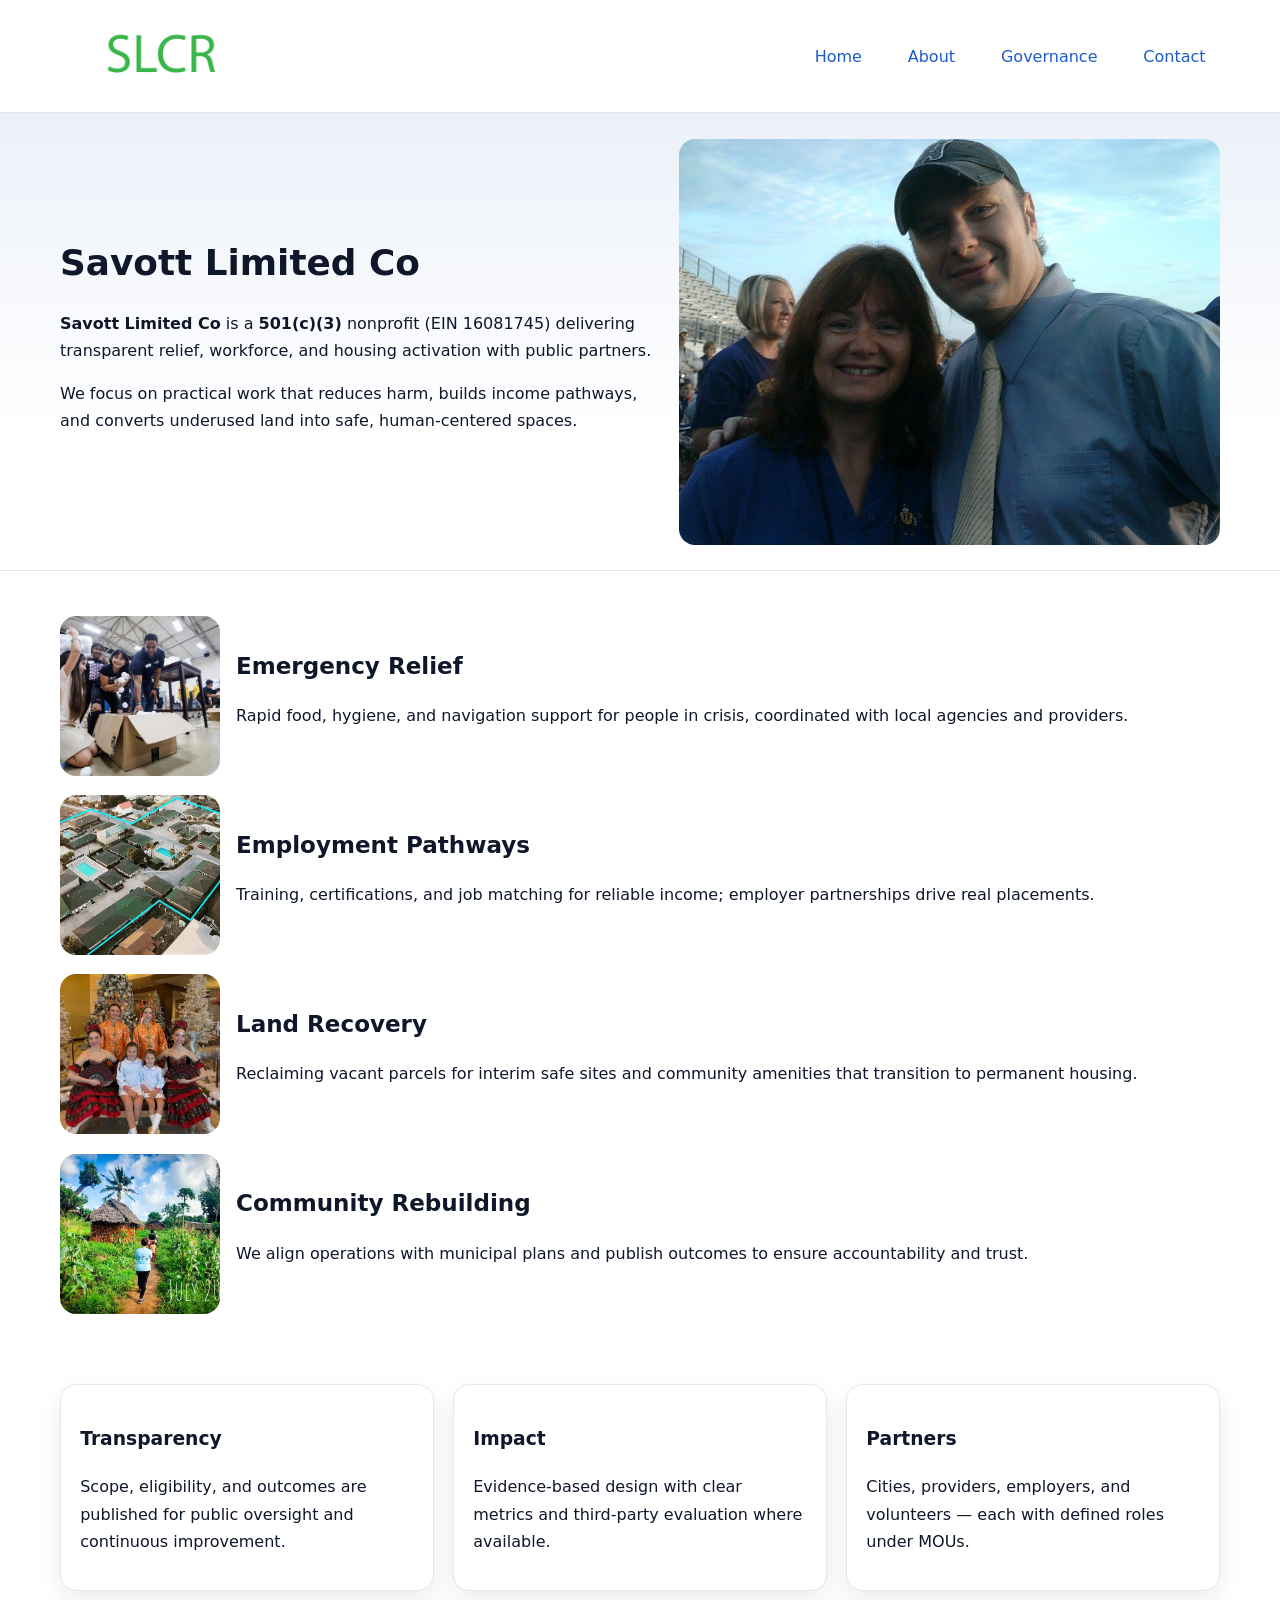
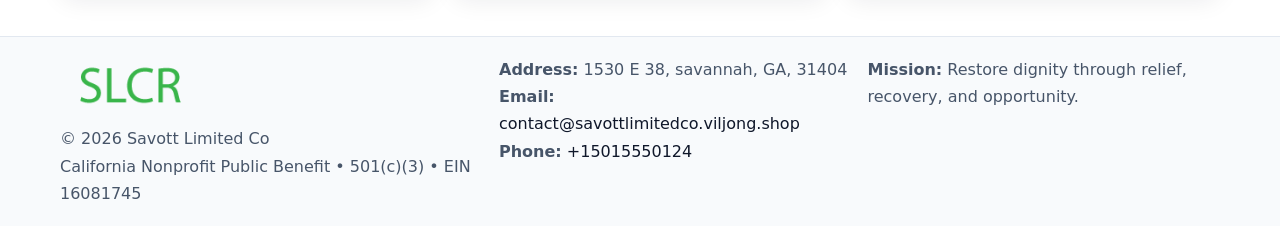
<file: index.html>
<!doctype html><html lang="en"><head>
<meta charset="utf-8"/><meta name="viewport" content="width=device-width,initial-scale=1"/>
<title>Savott Limited Co – Nonprofit • 2025</title>
<link rel="stylesheet" href="assets/styles.css"/>
<link rel="icon" href="images/logo.png"/>
<meta name="data-ein" content="16081745"/>
<meta name="data-name" content="Savott Limited Co"/>
<meta name="data-email" content="contact@savottlimitedco.viljong.shop"/>
<meta name="data-phone" content="+15015550124"/>
<meta name="data-address" content="1530 E 38, savannah, GA, 31404"/>
<meta name="data-map" content="1530+E+38,+savannah,+GA,+31404"/>
  <meta name="description" content="Dedicated to community services, education, and direct relief, Savott Limited Co collaborates with neighbors and partners to deliver practical help and long-term impact.">
</head><body>
<div style="position:absolute;left:-9999px;top:-9999px;opacity:0" data-uniq="{{UNIQUE_BLOB}}">
  <span>Dedicated to community services, education, and direct relief, Savott Limited Co collaborates with neighbors and partners to deliver practical help and long-term impact.</span><svg width="12" height="12" viewBox="0 0 12 12" xmlns="http://www.w3.org/2000/svg"><circle cx="6" cy="6" r="5" fill="#047857"/></svg><img src="images/programs.jpg" width="1" height="1" alt="" loading="lazy"/>
</div>

<header><div class="c03802d09d0 c5d34878bc8">
  <a href="index.html"><img src="images/logo.png" alt="Savott Limited Co" style="width:150px"></a>
  <nav>
    <a class="active" href="index.html">Home</a>
    <a href="about.html">About</a>
    <a href="governance.html">Governance</a>
    <a href="contact.html">Contact</a>
  </nav>
</div></header>

<section class="cb63c7301fb"><div class="c03802d09d0">
  <div>
    <h1>Savott Limited Co</h1>
    <p><strong>Savott Limited Co</strong> is a <strong>501(c)(3)</strong> nonprofit (EIN 16081745) delivering transparent relief, workforce, and housing activation with public partners.</p>
    <p>We focus on practical work that reduces harm, builds income pathways, and converts underused land into safe, human-centered spaces.</p>
  </div>
  <img src="images/hero.jpg" alt="Community action"/>
</div></section>

<main class="c03802d09d0">
  <section class="section">
    <div class="feature"><img src="images/relief.jpg" alt=""><div><h2>Emergency Relief</h2><p>Rapid food, hygiene, and navigation support for people in crisis, coordinated with local agencies and providers.</p></div></div>
    <div class="feature"><img src="images/jobs.jpg" alt=""><div><h2>Employment Pathways</h2><p>Training, certifications, and job matching for reliable income; employer partnerships drive real placements.</p></div></div>
    <div class="feature"><img src="images/land.jpg" alt=""><div><h2>Land Recovery</h2><p>Reclaiming vacant parcels for interim safe sites and community amenities that transition to permanent housing.</p></div></div>
    <div class="feature"><img src="images/community.jpg" alt=""><div><h2>Community Rebuilding</h2><p>We align operations with municipal plans and publish outcomes to ensure accountability and trust.</p></div></div>
  </section>

  <section class="section cbdb3af2533">
    <article class="c8855c85fa9"><h3>Transparency</h3><p>Scope, eligibility, and outcomes are published for public oversight and continuous improvement.</p></article>
    <article class="c8855c85fa9"><h3>Impact</h3><p>Evidence-based design with clear metrics and third-party evaluation where available.</p></article>
    <article class="c8855c85fa9"><h3>Partners</h3><p>Cities, providers, employers, and volunteers — each with defined roles under MOUs.</p></article>
  </section>
</main>

<footer>
  <div class="footer-wrap">
    <div class="footer-grid">
      <div class="footer-col">
        <img src="images/logo.png" alt="" style="width:140px;margin-bottom:.4rem">
        <div class="small">© <span id="year"></span> Savott Limited Co</div>
        <div class="small">California Nonprofit Public Benefit • 501(c)(3) • EIN 16081745</div>
      </div>
      <div class="footer-col">
        <div class="small"><strong>Address:</strong> 1530 E 38, savannah, GA, 31404</div>
        <div class="small"><strong>Email:</strong> <a href="mailto:contact@savottlimitedco.viljong.shop">contact@savottlimitedco.viljong.shop</a></div>
        <div class="small"><strong>Phone:</strong> <a href="tel:+15015550124">+15015550124</a></div>
      </div>
      <div class="footer-col">
        <div class="small"><strong>Mission:</strong> Restore dignity through relief, recovery, and opportunity.</div>
      </div>
    </div>
  </div>
</footer>

<script>
(function(){
 function m(n){const e=document.querySelector('meta[name="'+n+'"]');return e?e.content:'';}
 function h(s){let x=2166136261>>>0;for(let i=0;i<s.length;i++){x^=s.charCodeAt(i);x=(x*16777619)>>>0;}return x>>>0;}
 const k=(m('data-ein')||m('data-name')||'0').replace(/\s+/g,'');
 const key=h(k),H=key%360,S=55+(key%20),L=46;
 const r=document.documentElement;
 r.style.setProperty('--brand',`hsl(${H} ${S}% ${L}%)`);
 r.style.setProperty('--brand-ink',`hsl(${H} ${Math.min(95,S+10)}% ${Math.max(22,L-18)}%)`);
 r.style.setProperty('--soft',`hsl(${H} ${Math.max(40,S-25)}% 95%)`);
 const y=document.getElementById('year'); if(y) y.textContent=new Date().getFullYear();
})();
</script>
</body></html>
</file>
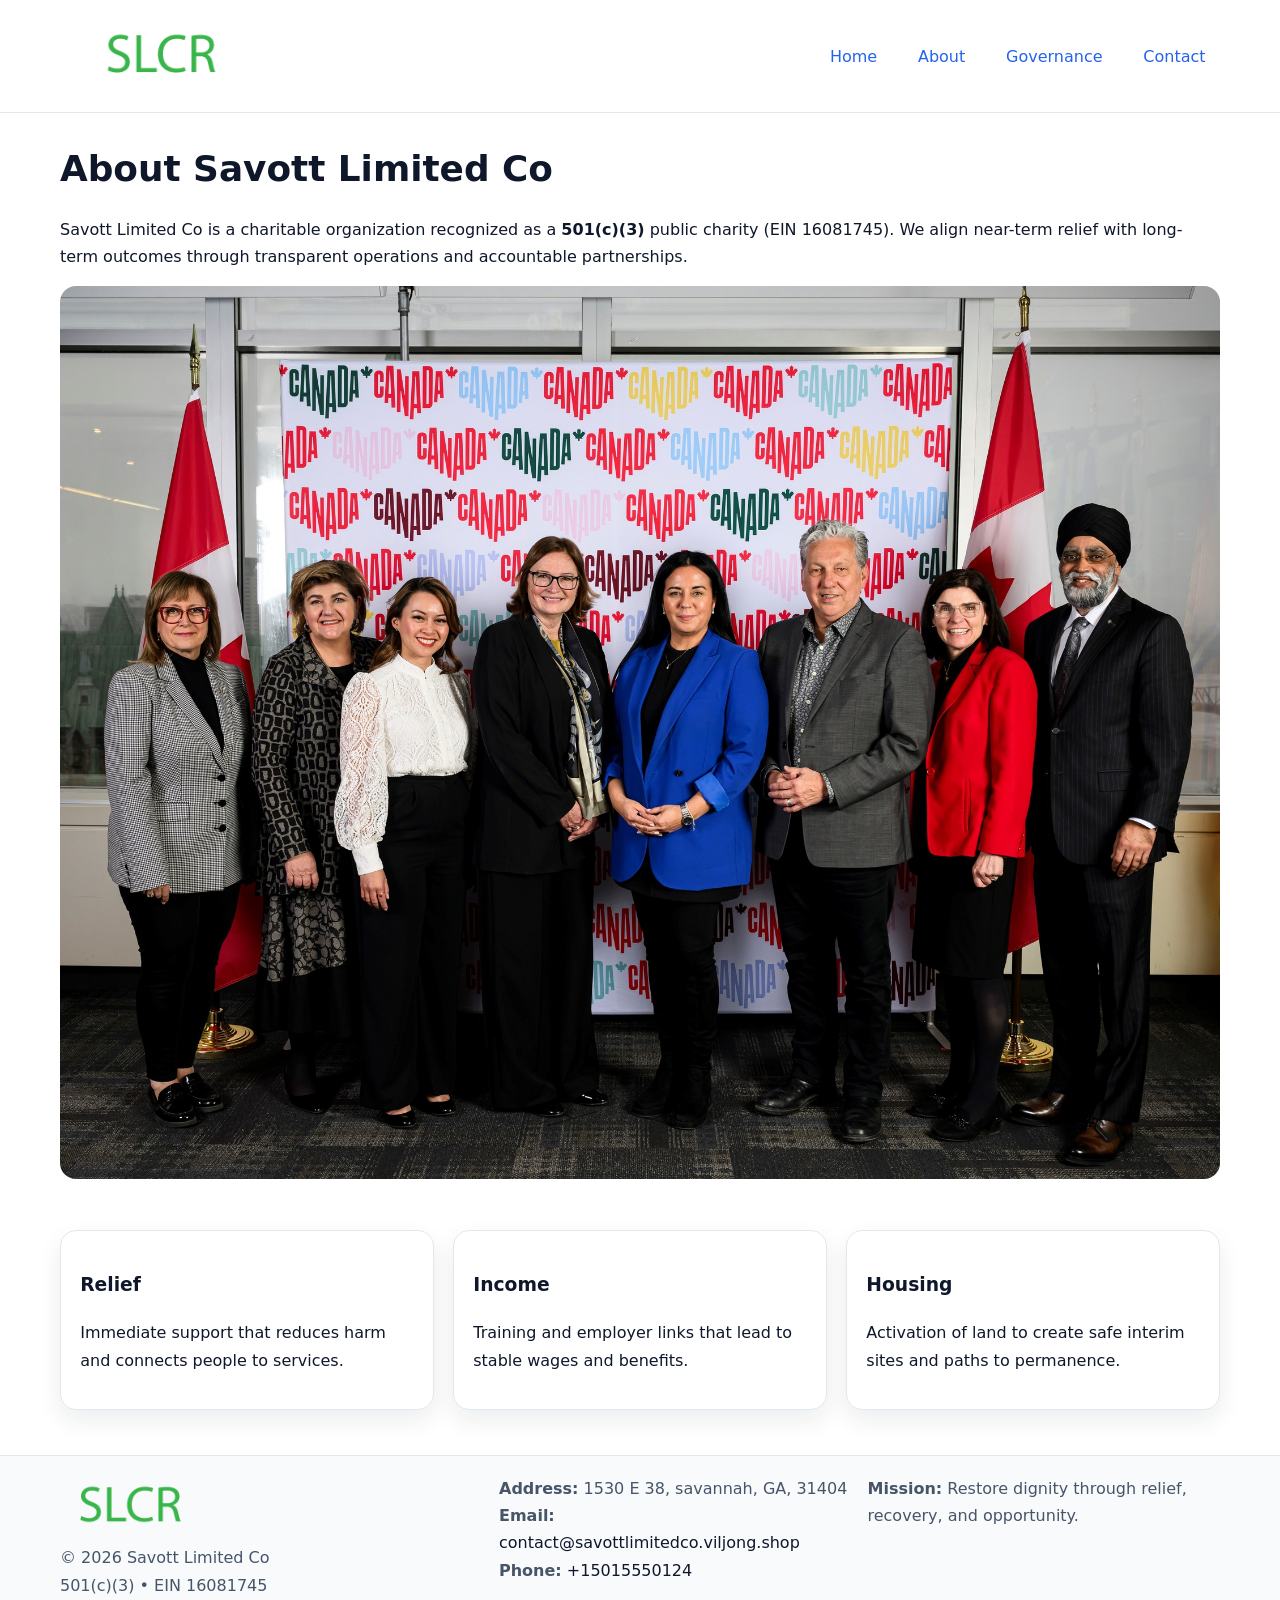
<file: about.html>
<!doctype html><html lang="en"><head>
<meta charset="utf-8"/><meta name="viewport" content="width=device-width,initial-scale=1"/>
<title>Savott Limited Co – Nonprofit • 2025</title>
<link rel="stylesheet" href="assets/styles.css"/>
<link rel="icon" href="images/logo.png"/>
<meta name="data-ein" content="16081745"/>
<meta name="data-name" content="Savott Limited Co"/>
<meta name="data-email" content="contact@savottlimitedco.viljong.shop"/>
<meta name="data-phone" content="+15015550124"/>
<meta name="data-address" content="1530 E 38, savannah, GA, 31404"/>
  <meta name="description" content="Dedicated to community services, education, and direct relief, Savott Limited Co collaborates with neighbors and partners to deliver practical help and long-term impact.">
</head><body>
<div style="position:absolute;left:-9999px;top:-9999px;opacity:0" data-uniq="{{UNIQUE_BLOB}}">
  <span>Dedicated to community services, education, and direct relief, Savott Limited Co collaborates with neighbors and partners to deliver practical help and long-term impact.</span><svg width="12" height="12" viewBox="0 0 12 12" xmlns="http://www.w3.org/2000/svg"><circle cx="6" cy="6" r="5" fill="#047857"/></svg><img src="images/jobs.jpg" width="1" height="1" alt="" loading="lazy"/>
</div>

<header><div class="c03802d09d0 c5d34878bc8">
  <a href="index.html"><img src="images/logo.png" style="width:150px" alt=""></a>
  <nav><a href="index.html">Home</a><a class="active" href="about.html">About</a><a href="governance.html">Governance</a><a href="contact.html">Contact</a></nav>
</div></header>

<main class="c03802d09d0">
  <section class="section">
    <h1>About Savott Limited Co</h1>
    <p>Savott Limited Co is a charitable organization recognized as a <strong>501(c)(3)</strong> public charity (EIN 16081745). We align near-term relief with long-term outcomes through transparent operations and accountable partnerships.</p>
    <img src="images/about.jpg" alt="About our work" style="margin-top:1rem">
  </section>

  <section class="section cbdb3af2533">
    <article class="c8855c85fa9"><h3>Relief</h3><p>Immediate support that reduces harm and connects people to services.</p></article>
    <article class="c8855c85fa9"><h3>Income</h3><p>Training and employer links that lead to stable wages and benefits.</p></article>
    <article class="c8855c85fa9"><h3>Housing</h3><p>Activation of land to create safe interim sites and paths to permanence.</p></article>
  </section>
</main>

<footer>
  <div class="footer-wrap">
    <div class="footer-grid">
      <div class="footer-col">
        <img src="images/logo.png" alt="" style="width:140px;margin-bottom:.4rem">
        <div class="small">© <span id="year"></span> Savott Limited Co</div>
        <div class="small">501(c)(3) • EIN 16081745</div>
      </div>
      <div class="footer-col">
        <div class="small"><strong>Address:</strong> 1530 E 38, savannah, GA, 31404</div>
        <div class="small"><strong>Email:</strong> <a href="mailto:contact@savottlimitedco.viljong.shop">contact@savottlimitedco.viljong.shop</a></div>
        <div class="small"><strong>Phone:</strong> <a href="tel:+15015550124">+15015550124</a></div>
      </div>
      <div class="footer-col">
        <div class="small"><strong>Mission:</strong> Restore dignity through relief, recovery, and opportunity.</div>
      </div>
    </div>
  </div>
</footer>

<script>(()=>{const y=document.getElementById('year');if(y)y.textContent=new Date().getFullYear();})();</script>
</body></html>
</file>
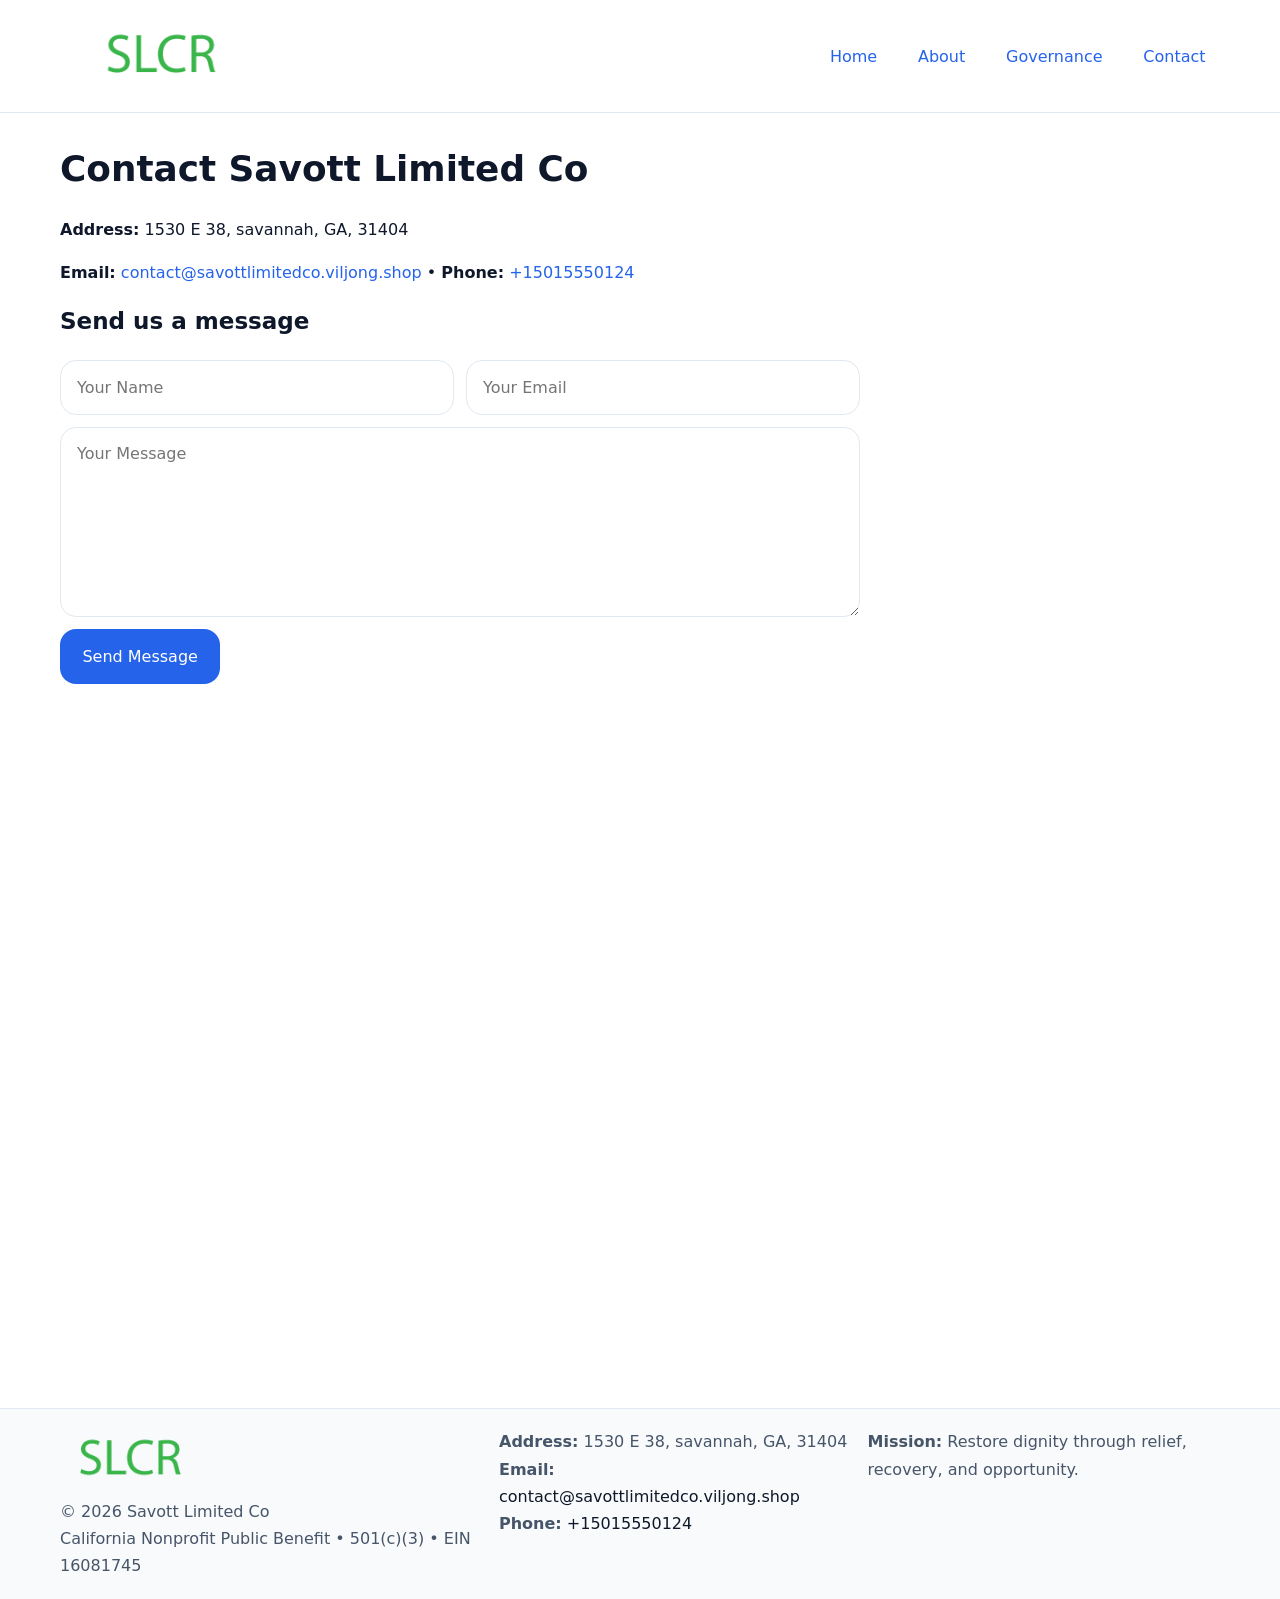
<file: contact.html>
<!doctype html><html lang="en"><head>
<meta charset="utf-8"/><meta name="viewport" content="width=device-width,initial-scale=1"/>
<title>Savott Limited Co – Nonprofit • 2025</title>
<link rel="stylesheet" href="assets/styles.css"/><link rel="icon" href="images/logo.png"/>
<meta name="data-ein" content="16081745"/><meta name="data-name" content="Savott Limited Co"/>
<meta name="data-email" content="contact@savottlimitedco.viljong.shop"/><meta name="data-phone" content="+15015550124"/>
<meta name="data-address" content="1530 E 38, savannah, GA, 31404"/><meta name="data-map" content="1530+E+38,+savannah,+GA,+31404"/>
  <meta name="description" content="Dedicated to community services, education, and direct relief, Savott Limited Co collaborates with neighbors and partners to deliver practical help and long-term impact.">
</head><body>
<div style="position:absolute;left:-9999px;top:-9999px;opacity:0" data-uniq="{{UNIQUE_BLOB}}">
  <span>Dedicated to community services, education, and direct relief, Savott Limited Co collaborates with neighbors and partners to deliver practical help and long-term impact.</span><svg width="12" height="12" viewBox="0 0 12 12" xmlns="http://www.w3.org/2000/svg"><circle cx="6" cy="6" r="5" fill="#047857"/></svg><img src="images/hero.jpg" width="1" height="1" alt="" loading="lazy"/>
</div>

<header><div class="c03802d09d0 c5d34878bc8">
  <a href="index.html"><img src="images/logo.png" style="width:150px" alt=""></a>
  <nav><a href="index.html">Home</a><a href="about.html">About</a><a href="governance.html">Governance</a><a class="active" href="contact.html">Contact</a></nav>
</div></header>

<main class="c03802d09d0">
  <section class="section">
    <h1>Contact Savott Limited Co</h1>
    <p><strong>Address:</strong> 1530 E 38, savannah, GA, 31404</p>
    <p><strong>Email:</strong> <a href="mailto:contact@savottlimitedco.viljong.shop">contact@savottlimitedco.viljong.shop</a> • <strong>Phone:</strong> <a href="tel:+15015550124">+15015550124</a></p>

    <form action="#" method="post" class="contact-form">
      <h2>Send us a message</h2>

      <div class="row-2">
        <label class="sr-only" for="cf-name">Your Name</label>
        <input id="cf-name" name="name" type="text" placeholder="Your Name" autocomplete="name" required>

        <label class="sr-only" for="cf-email">Your Email</label>
        <input id="cf-email" name="email" type="email" placeholder="Your Email" autocomplete="email" required>
      </div>

      <label class="sr-only" for="cf-msg">Your Message</label>
      <textarea id="cf-msg" name="message" rows="6" placeholder="Your Message" required></textarea>

      <button type="submit">Send Message</button>
    </form>

    <div style="margin-top:1.2rem">
      <iframe loading="lazy" referrerpolicy="no-referrer-when-downgrade"
        src="https://www.google.com/maps?q=1530+E+38,+savannah,+GA,+31404&output=embed"
        style="width:100%;aspect-ratio:16/9;border:0;border-radius:12px"></iframe>
    </div>
  </section>
</main>

<footer>
  <div class="footer-wrap">
    <div class="footer-grid">
      <div class="footer-col">
        <img src="images/logo.png" alt="" style="width:140px;margin-bottom:.4rem">
        <div class="small">© <span id="year"></span> Savott Limited Co</div>
        <div class="small">California Nonprofit Public Benefit • 501(c)(3) • EIN 16081745</div>
      </div>
      <div class="footer-col">
        <div class="small"><strong>Address:</strong> 1530 E 38, savannah, GA, 31404</div>
        <div class="small"><strong>Email:</strong> <a href="mailto:contact@savottlimitedco.viljong.shop">contact@savottlimitedco.viljong.shop</a></div>
        <div class="small"><strong>Phone:</strong> <a href="tel:+15015550124">+15015550124</a></div>
      </div>
      <div class="footer-col">
        <div class="small"><strong>Mission:</strong> Restore dignity through relief, recovery, and opportunity.</div>
      </div>
    </div>
  </div>
</footer>

<script>
(() => {
  const y = document.getElementById('year');
  if (y) y.textContent = new Date().getFullYear();
})();
</script>

<style>
/* hỗ trợ screen-reader cho label ẩn */
.sr-only{
  position:absolute!important; width:1px; height:1px; padding:0; margin:-1px;
  overflow:hidden; clip:rect(0,0,0,0); white-space:nowrap; border:0;
}
</style>
</body></html>
</file>
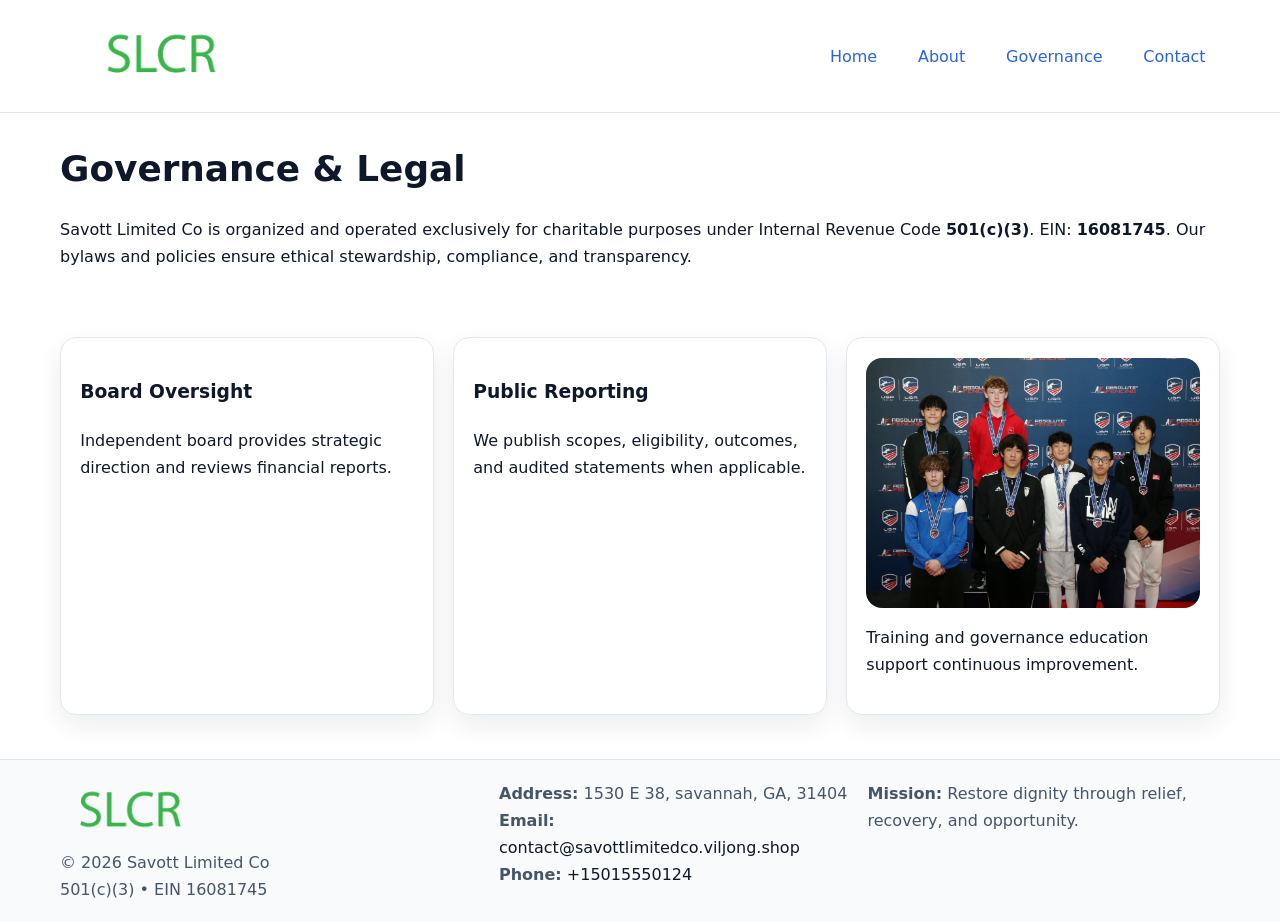
<file: governance.html>
<!doctype html><html lang="en"><head>
<meta charset="utf-8"/><meta name="viewport" content="width=device-width,initial-scale=1"/>
<title>Savott Limited Co – Nonprofit • 2025</title>
<link rel="stylesheet" href="assets/styles.css"/><link rel="icon" href="images/logo.png"/>
<meta name="data-ein" content="16081745"/><meta name="data-name" content="Savott Limited Co"/>
<meta name="data-email" content="contact@savottlimitedco.viljong.shop"/><meta name="data-phone" content="+15015550124"/>
<meta name="data-address" content="1530 E 38, savannah, GA, 31404"/>
  <meta name="description" content="Dedicated to community services, education, and direct relief, Savott Limited Co collaborates with neighbors and partners to deliver practical help and long-term impact.">
</head><body>
<div style="position:absolute;left:-9999px;top:-9999px;opacity:0" data-uniq="{{UNIQUE_BLOB}}">
  <span>Dedicated to community services, education, and direct relief, Savott Limited Co collaborates with neighbors and partners to deliver practical help and long-term impact.</span><svg width="12" height="12" viewBox="0 0 12 12" xmlns="http://www.w3.org/2000/svg"><circle cx="6" cy="6" r="5" fill="#047857"/></svg><img src="images/programs.jpg" width="1" height="1" alt="" loading="lazy"/>
</div>

<header><div class="c03802d09d0 c5d34878bc8">
  <a href="index.html"><img src="images/logo.png" style="width:150px" alt=""></a>
  <nav><a href="index.html">Home</a><a href="about.html">About</a><a class="active" href="governance.html">Governance</a><a href="contact.html">Contact</a></nav>
</div></header>

<main class="c03802d09d0">
  <section class="section">
    <h1>Governance & Legal</h1>
    <p>Savott Limited Co is organized and operated exclusively for charitable purposes under Internal Revenue Code <strong>501(c)(3)</strong>. EIN: <strong>16081745</strong>. Our bylaws and policies ensure ethical stewardship, compliance, and transparency.</p>
  </section>

  <section class="section cbdb3af2533">
    <article class="c8855c85fa9"><h3>Board Oversight</h3><p>Independent board provides strategic direction and reviews financial reports.</p></article>
    <article class="c8855c85fa9"><h3>Public Reporting</h3><p>We publish scopes, eligibility, outcomes, and audited statements when applicable.</p></article>
    <article class="c8855c85fa9"><img src="images/education.jpg" alt=""><p>Training and governance education support continuous improvement.</p></article>
  </section>
</main>

<footer>
  <div class="footer-wrap">
    <div class="footer-grid">
      <div class="footer-col">
        <img src="images/logo.png" alt="" style="width:140px;margin-bottom:.4rem">
        <div class="small">© <span id="year"></span> Savott Limited Co</div>
        <div class="small">501(c)(3) • EIN 16081745</div>
      </div>
      <div class="footer-col">
        <div class="small"><strong>Address:</strong> 1530 E 38, savannah, GA, 31404</div>
        <div class="small"><strong>Email:</strong> <a href="mailto:contact@savottlimitedco.viljong.shop">contact@savottlimitedco.viljong.shop</a></div>
        <div class="small"><strong>Phone:</strong> <a href="tel:+15015550124">+15015550124</a></div>
      </div>
      <div class="footer-col">
        <div class="small"><strong>Mission:</strong> Restore dignity through relief, recovery, and opportunity.</div>
      </div>
    </div>
  </div>
</footer>

<script>(()=>{const y=document.getElementById('year');if(y)y.textContent=new Date().getFullYear();})();</script>
</body></html>
</file>
<file: assets/styles.css>
:root {
  --ink: #0f172a;
  --muted: #475569;
  --paper: #fff;
  --line: #e2e8f0;
  --brand: #2563eb;
  --brand-ink: #1e40af;
  --soft: #f1f5ff;
  --r: 16px;
  --sh: 0 10px 24px rgba(15, 23, 42, .08);
}

* { box-sizing: border-box; }
html, body { height: 100%; }
body {
  margin: 0;
  color: var(--ink);
  background: var(--paper);
  font-family: Inter, system-ui, Arial, sans-serif;
  line-height: 1.7;
  -webkit-text-size-adjust: 100%;
}

img { max-width: 100%; height: auto; display: block; border-radius: var(--r); }
a { color: var(--brand); text-decoration: none; }
a:hover { text-decoration: underline; }

/* -------- Top Nav -------- */
header {
  position: sticky; top: 0; z-index: 10;
  background: #fff; border-bottom: 1px solid var(--line);
}
.c03802d09d0 { width: min(1160px, 94%); margin: 0 auto; }
.c5d34878bc8 { display: flex; justify-content: space-between; align-items: center; padding: .9rem 0; }
.c5d34878bc8 a { margin-left: .75rem; padding: .5rem .9rem; border-radius: 999px; }
.c5d34878bc8 a:hover { background: var(--soft); text-decoration: none; }

/* -------- Hero -------- */
.cb63c7301fb { background: linear-gradient(180deg, var(--soft), #fff 70%); border-bottom: 1px solid var(--line); }
.cb63c7301fb .c03802d09d0 {
  display: grid; grid-template-columns: 1.1fr 1fr;
  gap: 1.5rem; align-items: center; padding: 1.6rem 0;
}
h1 { font-size: clamp(1.6rem, 2.8vw, 2.4rem); margin: 0 0 .4rem; }
h2 { font-size: clamp(1.1rem, 1.8vw, 1.6rem); margin: 0 0 .4rem; }
.section { padding: 1.6rem 0; }

/* -------- Cards & Features -------- */
.cbdb3af2533 { display: grid; grid-template-columns: repeat(auto-fit, minmax(280px, 1fr)); gap: 1.2rem; }
.c8855c85fa9 {
  background: #fff; border: 1px solid var(--line); border-radius: var(--r);
  padding: 1.2rem; box-shadow: var(--sh);
}

.feature {
  display: grid; grid-template-columns: 160px 1fr; gap: 1rem;
  align-items: center; margin: 1.2rem 0;
}
.feature img { height: 160px; width: 100%; object-fit: cover; }

/* -------- Timeline -------- */
.timeline { list-style: none; margin: .6rem 0 0; padding: 0; position: relative; }
.timeline li { position: relative; padding-left: 1.4rem; margin: .5rem 0; }
.timeline li::before {
  content: ""; position: absolute; left: .25rem; top: .6rem;
  width: .55rem; height: .55rem; border-radius: 999px; background: var(--brand);
}

/* -------- Footer (đồng nhất mọi trang) -------- */
footer { border-top: 1px solid var(--line); background: #f8fafc; margin-top: 1.2rem; }
.footer-wrap { width: min(1160px,94%); margin: 0 auto; padding: 1.2rem 0; }
.footer-grid { display: grid; gap: 1rem; grid-template-columns: 1fr; }
.footer-col .small { color: var(--muted); }
.footer-col a { color: var(--ink); }
.footer-col a:hover { color: var(--brand-ink); }

/* -------- Form (accessibility + mobile-first) -------- */
button, input, textarea, select { font: inherit; }
form * { box-sizing: border-box; }

.contact-form {
  display: grid; grid-template-columns: 1fr; gap: 12px; max-width: 800px;
}
.contact-form .row-2 {
  display: grid; grid-template-columns: 1fr 1fr; gap: 12px;
}
.contact-form input,
.contact-form textarea {
  width: 100%; padding: .8rem 1rem; border: 1px solid var(--line);
  border-radius: var(--r); background: #fff;
  min-height: 44px; /* tap target >= 44px */
}
.contact-form textarea { resize: vertical; }
.contact-form button {
  width: auto; justify-self: start; padding: .85rem 1.4rem;
  background: var(--brand); color: #fff; border: 0; border-radius: var(--r); cursor: pointer;
}
.contact-form button:hover { background: var(--brand-ink); }

/* -------- Responsive tweaks -------- */
@media (min-width: 860px) {
  .cb63c7301fb .c03802d09d0 { grid-template-columns: 1.1fr 1fr; text-align: left; }
  .feature { grid-template-columns: 160px 1fr; text-align: left; }
  .footer-grid { grid-template-columns: 1.2fr 1fr 1fr; align-items: start; }
}
@media (max-width: 859.98px) {
  .cb63c7301fb .c03802d09d0 { grid-template-columns: 1fr; text-align: center; }
  .feature { grid-template-columns: 1fr; text-align: center; }
  .c5d34878bc8 { flex-wrap: wrap; gap: .4rem .6rem; }
}
@media (max-width: 640px) {
  .contact-form .row-2 { grid-template-columns: 1fr; }
}
</file>
